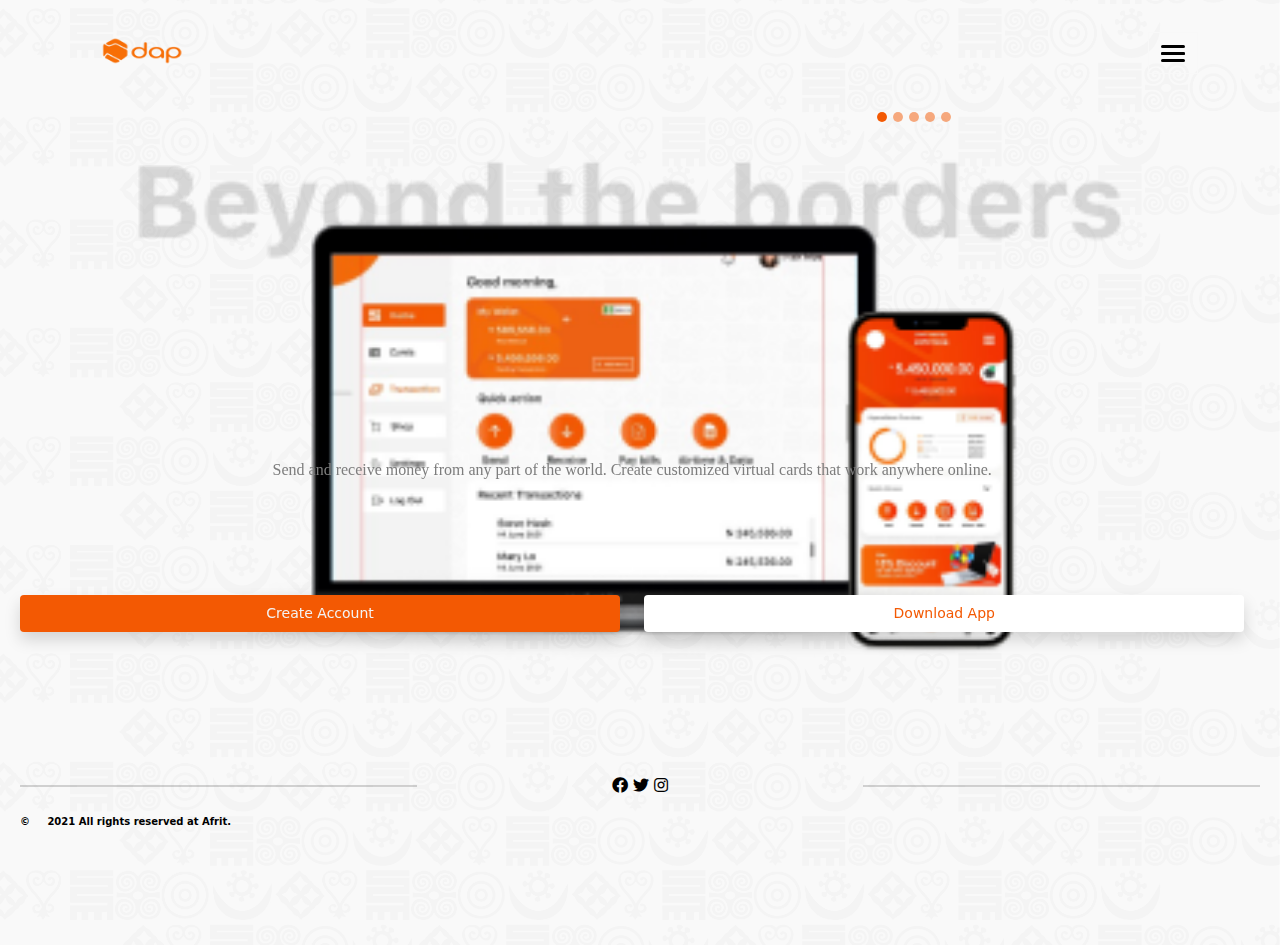
<file: index.html>
<!DOCTYPE html>
<html lang="en">

<head>
  <meta charset="UTF-8">
  <meta http-equiv="X-UA-Compatible" content="IE=edge">
  <meta name="viewport" content="width=device-width, initial-scale=1.0">
  <link rel="shortcut icon" href="assets/img/logo3.svg" type="image/x-icon">
  <title>DAP</title>
  <link rel="stylesheet" href="assets/css/dap-light.css">
  <link rel="stylesheet" href="vendors/css/bootstrap.min.css">
  <link rel="stylesheet" href="vendors/css/animate.css">
  <link rel="stylesheet" href="vendors/css/all.min.css">
  <link rel="stylesheet" href="assets/css/extra.css">
</head>

<body class="d-flex flex-column min-vh-100">
  <header class="head-main">
    <div class="navbar navbar-light bg-light box-shadow">
      <div class="container d-flex">
        <a class="navbar-brand d-flex align-items-left animate__animated animate__bounce" href="index.html">
          <img src="assets/img/logo.png" alt="" width="120" height="80">
        </a>
        <a class="nav-button ml-auto mr-4 animate__animated animate__backInLeft"><span
            id="nav-icon3"><span></span><span></span><span></span><span></span></span></a>
      </div>
    </div>
    <!--navbar end-->

    <div class="fixed-top dineuron-menu">
      <div class="flex-center p-5">
        <ul class="nav flex-column align-items-center animate__animated animate__heartBeat animate__delay-2s">
          <li class="nav-item delay-1"><a class="nav-link" href="why-dap.html">WHY DAP</a></li>
          <li class="nav-item delay-1"><a class="nav-link" id="learn-dap" href="#">LEARN DAP &nbsp; &raquo;</a>
            <ul id="sub-learn" class="list-none">
              <li><a class="nav-link" href="how-it-works.html">HOW IT WORKS</a></li>
              <li><a class="nav-link" href="guide.html">GUIDE</a></li>
              <li><a class="nav-link" href="why-dap.html">VIDEO TUTORIALS</a></li>
            </ul>
          </li>
          <li class="nav-item delay-1"><a class="nav-link" href="support.html">SUPPORT</a></li>
          <li class="nav-item delay-1"><a class="nav-link" href="faqs.html">FAQs</a></li>
          <li class="nav-item delay-1"><a class="nav-link" href="teams.html">TEAMS</a></li>
          <li class="nav-item delay-1"><a class="nav-link" href="about-us.html">ABOUT US</a></li>
          <li class="nav-item delay-3"><a class="nav-link btn btn-primary shadow p-2 mb-3 bg-body rounded" role="button" href="register.html">LOG IN</a></li>
        </ul>
      </div>
    </div>
    <!--dineuron-menu end-->
  </header>

  <div class="h-100 w-100 row align-items-center slide-banner">
    <div id="carouselExampleSlidesOnly" class="carousel slide" data-bs-ride="carousel" data-bs-touch="true">
      <div class="carousel-indicators">
        <button type="button" data-bs-target="#carouselExampleIndicators" data-bs-slide-to="0" class="active" aria-current="true" aria-label="Slide 1"></button>
        <button type="button" data-bs-target="#carouselExampleIndicators" data-bs-slide-to="1" aria-label="Slide 2"></button>
        <button type="button" data-bs-target="#carouselExampleIndicators" data-bs-slide-to="2" aria-label="Slide 3"></button>
        <button type="button" data-bs-target="#carouselExampleIndicators" data-bs-slide-to="3" aria-label="Slide 4"></button>
        <button type="button" data-bs-target="#carouselExampleIndicators" data-bs-slide-to="4" aria-label="Slide 5"></button>
      </div>
      <div class="carousel-inner">
        <div class="carousel-item active">
          <img class="rounded mx-auto d-block" src="assets/img/slide1.png" alt="First slide">
        </div>
        <div class="carousel-item">
          <img class="rounded mx-auto d-block" src="assets/img/slide2.png" alt="Second slide">
        </div>
        <div class="carousel-item">
          <img class="rounded mx-auto d-block" src="assets/img/slide3.png" alt="Third slide">
        </div>
        <div class="carousel-item">
          <img class="rounded mx-auto d-block" src="assets/img/slide4.png" alt="Third slide">
        </div>
        <div class="carousel-item">
          <img class="rounded mx-auto d-block" src="assets/img/slide5.png" alt="Third slide">
        </div>
      </div>
    </div>
    <div class="col">
      <div class="ui-screen-text text-center">
        <p>
          Send and receive money from any part of the world.
          Create customized virtual cards that work anywhere online.
        </p>
      </div>

      <div class="download-btn">
        <div class="row align-items-center">
          <div class="col-6">
            <div class="playstore animate__animated animate__backInRight">
              <a href="register.html" class="btn btn-primary shadow p-2 mb-3 bg-body rounded" role="button">
                Create Account
              </a>
            </div>
          </div>
          <div class="col-6">
            <div class="applestore animate__animated animate__backInLeft">
              <a href="#" class="btn btn-default shadow p-2 mb-3 bg-body rounded" role="button">
                Download App
              </a>
            </div>
          </div>
        </div>
      </div>
    </div>
  </div>

  


  <footer class="mt-auto">
    <div class="h-100 row align-items-center">
      <div class="col-4">
        <hr class="footer-line"/>
      </div>
      <div class="col-4 text-center">
        <a href="#">
          <i class="fab fa-facebook"></i>
        </a>
        <a href="#">
          <i class="fab fa-twitter"></i>
        </a>
        <a href="#">
          <i class="fab fa-instagram"></i>
        </a>
      </div>
      <div class="col-4">
        <hr class="footer-line"/>
      </div>
    </div>

    <div class="sub-footer">
      <p>&copy; &nbsp; &nbsp; 2021 All rights reserved at Afrit.</p>
    </div>
  </footer>
  <script src="assets/js/jquery.min.js"></script>
  <script type="text/javascript" src="vendors/js/bootstrap.js"></script>
  <script src="https://cdn.jsdelivr.net/npm/popper.js@1.16.0/dist/umd/popper.min.js" integrity="sha384-Q6E9RHvbIyZFJoft+2mJbHaEWldlvI9IOYy5n3zV9zzTtmI3UksdQRVvoxMfooAo" crossorigin="anonymous"></script>
  <script type="text/javascript" src="vendors/js/bootstrap.bundle.js"></script>
  <script src="assets/js/dap.js"></script>

  <script>
    $(document).ready(function() {
       $('.carousel').carousel({
          interval: 3000,
          ride: true
       });
    });
 </script>
</body>

</html>
</file>
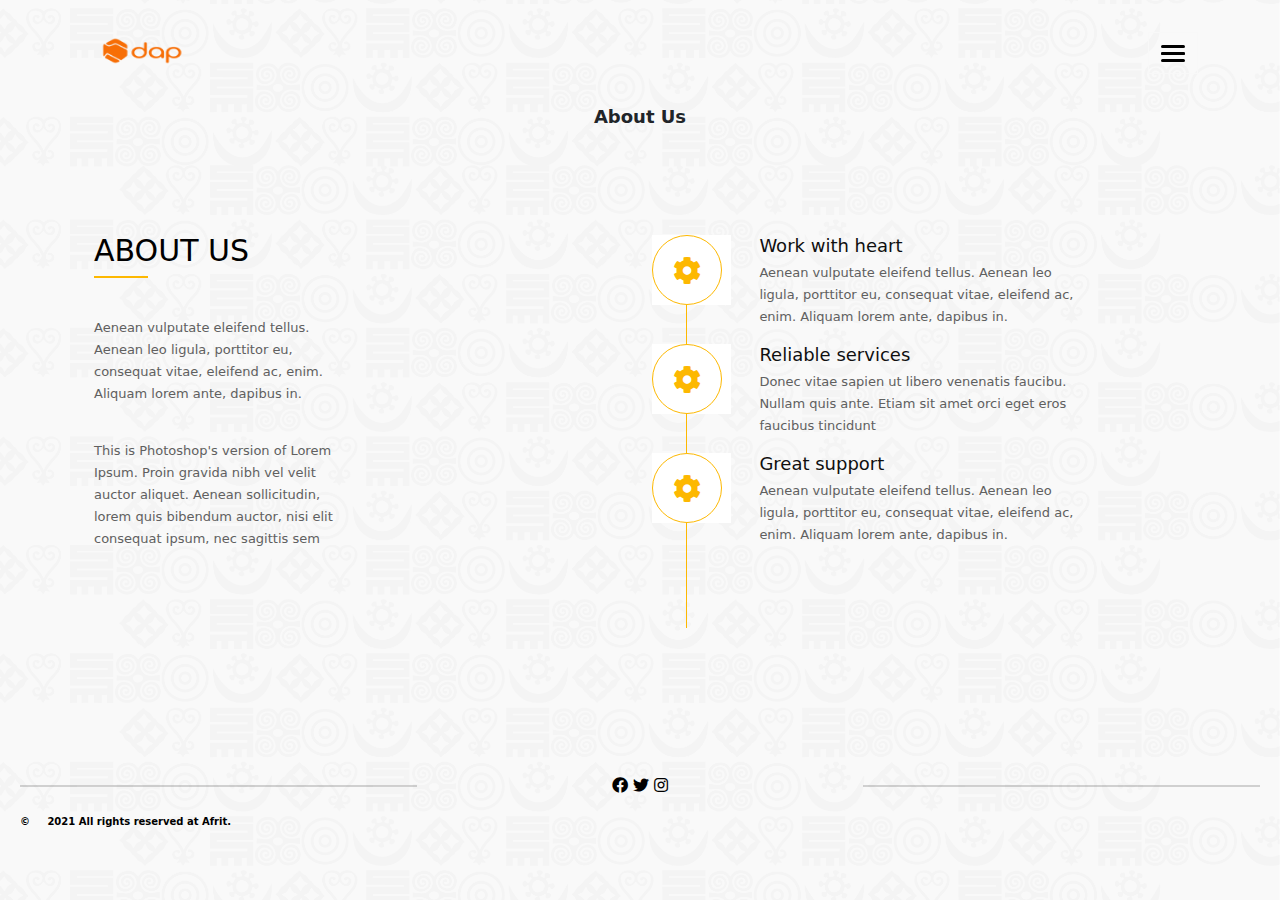
<file: about-us.html>
<!DOCTYPE html>
<html lang="en">

<head>
  <meta charset="UTF-8">
  <meta http-equiv="X-UA-Compatible" content="IE=edge">
  <meta name="viewport" content="width=device-width, initial-scale=1.0">
  <link rel="shortcut icon" href="assets/img/logo3.svg" type="image/x-icon">
  <title>About Us</title>
  <link rel="stylesheet" href="assets/css/dap-light.css">
  <link rel="stylesheet" href="vendors/css/bootstrap.min.css">
  <link rel="stylesheet" href="vendors/css/animate.css">
  <link rel="stylesheet" href="vendors/css/all.min.css">
  <link rel="stylesheet" href="assets/css/extra.css">
</head>

<body class="d-flex flex-column min-vh-100">
    <header class="head-main">
        <div class="navbar navbar-light bg-light box-shadow">
          <div class="container d-flex">
            <a class="navbar-brand d-flex align-items-left animate__animated animate__bounce" href="index.html">
              <img src="assets/img/logo.png" alt="" width="120" height="80">
            </a>
            <a class="nav-button ml-auto mr-4 animate__animated animate__backInLeft"><span
                id="nav-icon3"><span></span><span></span><span></span><span></span></span></a>
          </div>
        </div>
        <!--navbar end-->
    
        <div class="fixed-top dineuron-menu">
          <div class="flex-center p-5">
            <ul class="nav flex-column align-items-center animate__animated animate__heartBeat animate__delay-2s">
              <li class="nav-item delay-1"><a class="nav-link" href="why-dap.html">WHY DAP</a></li>
              <li class="nav-item delay-1"><a class="nav-link" id="learn-dap" href="#">LEARN DAP &nbsp; &raquo;</a>
                <ul id="sub-learn" class="list-none">
                  <li><a class="nav-link" href="how-it-works.html">HOW IT WORKS</a></li>
                  <li><a class="nav-link" href="guide.html">GUIDE</a></li>
                  <li><a class="nav-link" href="why-dap.html">VIDEO TUTORIALS</a></li>
                </ul>
              </li>
              <li class="nav-item delay-1"><a class="nav-link" href="support.html">SUPPORT</a></li>
              <li class="nav-item delay-1"><a class="nav-link" href="faqs.html">FAQs</a></li>
              <li class="nav-item delay-1"><a class="nav-link" href="teams.html">TEAMS</a></li>
              <li class="nav-item delay-1"><a class="nav-link" href="about-us.html">ABOUT US</a></li>
              <li class="nav-item delay-3"><a class="nav-link btn btn-primary shadow p-2 mb-3 bg-body rounded" role="button" href="register.html">LOG IN</a></li>
            </ul>
          </div>
        </div>
        <!--dineuron-menu end-->
      </header>

  <div class="h-100 row align-items-center text-center login-text animate__animated animate__bounce">
    <p>About Us</p>
  </div>

  <div class="h-100 row align-items-center">
    <div class="aboutus-section">
        <div class="container">
            <div class="row">
                <div class="col-md-3 col-sm-6 col-xs-12">
                    <div class="aboutus">
                        <h2 class="aboutus-title">About Us</h2>
                        <p class="aboutus-text">Aenean vulputate eleifend tellus. Aenean leo ligula, porttitor eu, consequat vitae, eleifend ac, enim. Aliquam lorem ante, dapibus in.</p>
                        <p class="aboutus-text">This is Photoshop's version of Lorem Ipsum. Proin gravida nibh vel velit auctor aliquet. Aenean sollicitudin, lorem quis bibendum auctor, nisi elit consequat ipsum, nec sagittis sem</p>
                    </div>
                </div>
                <div class="col-md-3 col-sm-6 col-xs-12">
                    <!-- <div class="aboutus-banner">
                        <img src="/assets/img/logo.png" alt="">
                    </div> -->
                </div>
                <div class="col-md-5 col-sm-6 col-xs-12">
                    <div class="feature">
                        <div class="feature-box">
                            <div class="clearfix">
                                <div class="iconset">
                                    <span class="fa fa-cog icon"></span>
                                </div>
                                <div class="feature-content">
                                    <h4>Work with heart</h4>
                                    <p>Aenean vulputate eleifend tellus. Aenean leo ligula, porttitor eu, consequat vitae, eleifend ac, enim. Aliquam lorem ante, dapibus in.</p>
                                </div>
                            </div>
                        </div>
                        <div class="feature-box">
                            <div class="clearfix">
                                <div class="iconset">
                                    <span class="fa fa-cog icon"></span>
                                </div>
                                <div class="feature-content">
                                    <h4>Reliable services</h4>
                                    <p>Donec vitae sapien ut libero venenatis faucibu. Nullam quis ante. Etiam sit amet orci eget eros faucibus tincidunt</p>
                                </div>
                            </div>
                        </div>
                        <div class="feature-box">
                            <div class="clearfix">
                                <div class="iconset">
                                    <span class="fa fa-cog icon"></span>
                                </div>
                                <div class="feature-content">
                                    <h4>Great support</h4>
                                    <p>Aenean vulputate eleifend tellus. Aenean leo ligula, porttitor eu, consequat vitae, eleifend ac, enim. Aliquam lorem ante, dapibus in.</p>
                                </div>
                            </div>
                        </div>
                    </div>
                </div>
            </div>
        </div>
    </div>
  </div>


  <footer class="mt-auto">
    <div class="h-100 row align-items-center">
      <div class="col-4">
        <hr class="footer-line" />
      </div>
      <div class="col-4 text-center">
        <a href="#">
          <i class="fab fa-facebook"></i>
        </a>
        <a href="#">
          <i class="fab fa-twitter"></i>
        </a>
        <a href="#">
          <i class="fab fa-instagram"></i>
        </a>
      </div>
      <div class="col-4">
        <hr class="footer-line" />
      </div>
    </div>

    <div class="sub-footer">
      <p>&copy; &nbsp; &nbsp; 2021 All rights reserved at Afrit.</p>
    </div>
  </footer>
  <style>
.aboutus-section {
    padding: 90px 0;
}
.aboutus-title {
    font-size: 30px;
    letter-spacing: 0;
    line-height: 32px;
    margin: 0 0 39px;
    padding: 0 0 11px;
    position: relative;
    text-transform: uppercase;
    color: #000;
}
.aboutus-title::after {
    background: #fdb801 none repeat scroll 0 0;
    bottom: 0;
    content: "";
    height: 2px;
    left: 0;
    position: absolute;
    width: 54px;
}
.aboutus-text {
    color: #606060;
    font-size: 13px;
    line-height: 22px;
    margin: 0 0 35px;
}

a:hover, a:active {
    color: #ffb901;
    text-decoration: none;
    outline: 0;
}
.aboutus-more {
    border: 1px solid #fdb801;
    border-radius: 25px;
    color: #fdb801;
    display: inline-block;
    font-size: 14px;
    font-weight: 700;
    letter-spacing: 0;
    padding: 7px 20px;
    text-transform: uppercase;
}
.feature .feature-box .iconset {
    background: #fff none repeat scroll 0 0;
    float: left;
    position: relative;
    width: 18%;
}
.feature .feature-box .iconset::after {
    background: #fdb801 none repeat scroll 0 0;
    content: "";
    height: 150%;
    left: 43%;
    position: absolute;
    top: 100%;
    width: 1px;
}

.feature .feature-box .feature-content h4 {
    color: #0f0f0f;
    font-size: 18px;
    letter-spacing: 0;
    line-height: 22px;
    margin: 0 0 5px;
}


.feature .feature-box .feature-content {
    float: left;
    padding-left: 28px;
    width: 78%;
}
.feature .feature-box .feature-content h4 {
    color: #0f0f0f;
    font-size: 18px;
    letter-spacing: 0;
    line-height: 22px;
    margin: 0 0 5px;
}
.feature .feature-box .feature-content p {
    color: #606060;
    font-size: 13px;
    line-height: 22px;
}
.icon {
    color : #f4b841;
    padding:0px;
    font-size:40px;
    border: 1px solid #fdb801;
    border-radius: 100px;
    color: #fdb801;
    font-size: 28px;
    height: 70px;
    line-height: 70px;
    text-align: center;
    width: 70px;
}
  </style>
   <script src="assets/js/jquery.min.js"></script>
   <script type="text/javascript" src="vendors/js/bootstrap.js"></script>
   <script src="https://cdn.jsdelivr.net/npm/popper.js@1.16.0/dist/umd/popper.min.js" integrity="sha384-Q6E9RHvbIyZFJoft+2mJbHaEWldlvI9IOYy5n3zV9zzTtmI3UksdQRVvoxMfooAo" crossorigin="anonymous"></script>
   <script type="text/javascript" src="vendors/js/bootstrap.bundle.js"></script>
   <script src="assets/js/dap.js"></script>
</body>

</html>
</file>
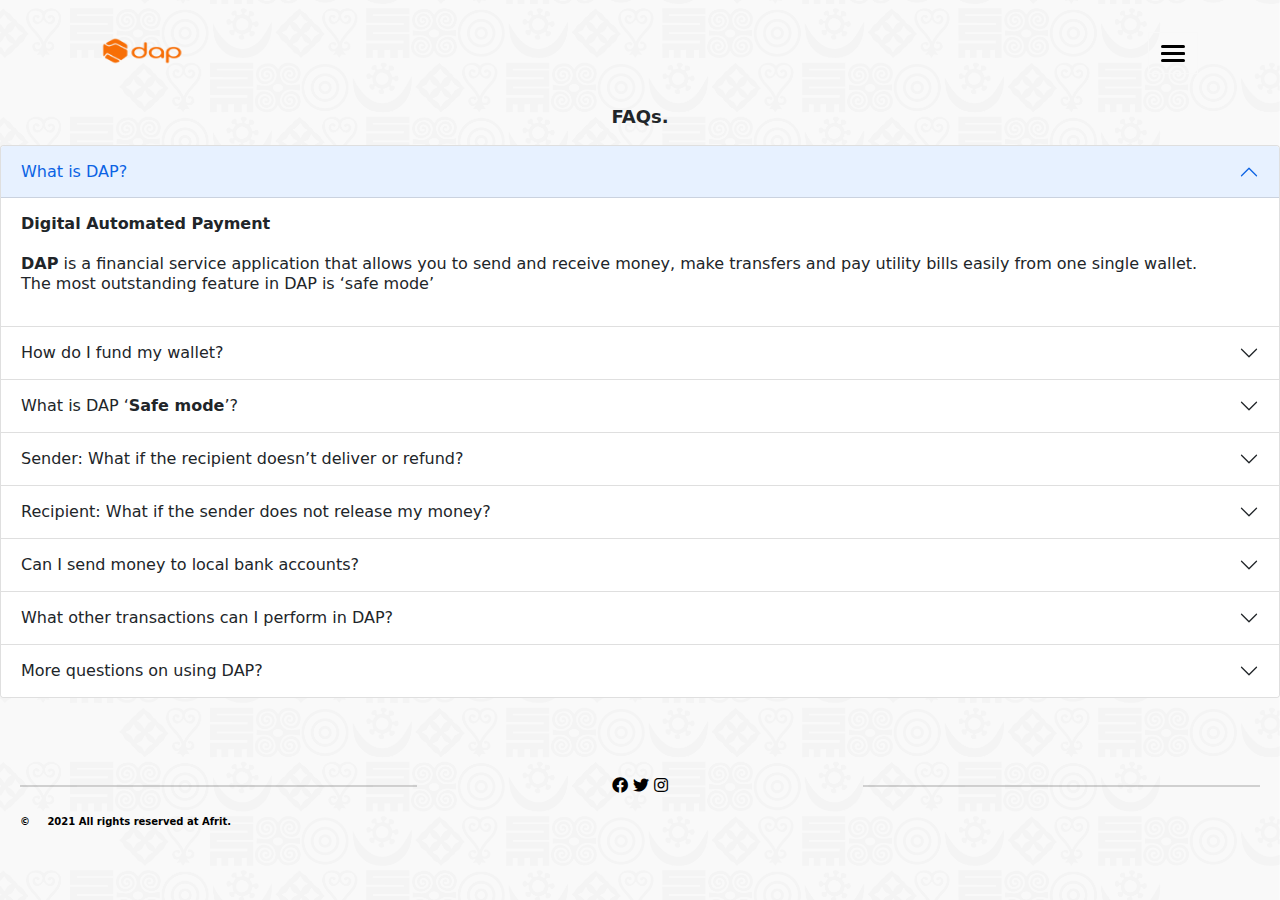
<file: faqs.html>
<!DOCTYPE html>
<html lang="en">

<head>
  <meta charset="UTF-8">
  <meta http-equiv="X-UA-Compatible" content="IE=edge">
  <meta name="viewport" content="width=device-width, initial-scale=1.0">
  <link rel="shortcut icon" href="assets/img/logo3.svg" type="image/x-icon">
  <title>FAQs</title>
  <link rel="stylesheet" href="assets/css/dap-light.css">
  <link rel="stylesheet" href="vendors/css/bootstrap.min.css">
  <link rel="stylesheet" href="vendors/css/animate.css">
  <link rel="stylesheet" href="vendors/css/all.min.css">
  <link rel="stylesheet" href="assets/css/extra.css">
</head>

<body class="d-flex flex-column min-vh-100">
  <header class="head-main">
    <div class="navbar navbar-light bg-light box-shadow">
      <div class="container d-flex">
        <a class="navbar-brand d-flex align-items-left animate__animated animate__bounce" href="index.html">
          <img src="assets/img/logo.png" alt="" width="120" height="80">
        </a>
        <a class="nav-button ml-auto mr-4 animate__animated animate__backInLeft"><span
            id="nav-icon3"><span></span><span></span><span></span><span></span></span></a>
      </div>
    </div>
    <!--navbar end-->

    <div class="fixed-top dineuron-menu">
      <div class="flex-center p-5">
        <ul class="nav flex-column align-items-center animate__animated animate__heartBeat animate__delay-2s">
          <li class="nav-item delay-1"><a class="nav-link" href="why-dap.html">WHY DAP</a></li>
          <li class="nav-item delay-1"><a class="nav-link" id="learn-dap" href="#">LEARN DAP &nbsp; &raquo;</a>
            <ul id="sub-learn" class="list-none">
              <li><a class="nav-link" href="how-it-works.html">HOW IT WORKS</a></li>
              <li><a class="nav-link" href="guide.html">GUIDE</a></li>
              <li><a class="nav-link" href="why-dap.html">VIDEO TUTORIALS</a></li>
            </ul>
          </li>
          <li class="nav-item delay-1"><a class="nav-link" href="support.html">SUPPORT</a></li>
          <li class="nav-item delay-1"><a class="nav-link" href="faqs.html">FAQs</a></li>
          <li class="nav-item delay-1"><a class="nav-link" href="teams.html">TEAMS</a></li>
          <li class="nav-item delay-1"><a class="nav-link" href="about-us.html">ABOUT US</a></li>
          <li class="nav-item delay-3"><a class="nav-link btn btn-primary shadow p-2 mb-3 bg-body rounded" role="button" href="register.html">LOG IN</a></li>
        </ul>
      </div>
    </div>
    <!--dineuron-menu end-->
  </header>

  <div class="h-100 row align-items-center text-center login-text animate__animated animate__bounce">
    <p>FAQs.</p>
  </div>

  <div class="h-100 row align-items-center">
    <div class="accordion" id="accordionExample">
      <div class="accordion-item">
        <h2 class="accordion-header" id="headingOne">
          <button class="accordion-button" type="button" data-bs-toggle="collapse" data-bs-target="#collapseOne"
            aria-expanded="true" aria-controls="collapseOne">
            What is DAP?
          </button>
        </h2>
        <div id="collapseOne" class="accordion-collapse collapse show" aria-labelledby="headingOne"
          data-bs-parent="#accordionExample">
          <div class="accordion-body">
            <b>Digital Automated Payment</b><br><br>

            <p>
              <b>DAP</b> is a financial service application that allows you to send and receive money, make transfers
              and
              pay utility bills easily from one single wallet.
              <br>
              The most outstanding feature in DAP is ‘safe mode’
            </p>
          </div>
        </div>
      </div>
      <div class="accordion-item">
        <h2 class="accordion-header" id="headingTwo">
          <button class="accordion-button collapsed" type="button" data-bs-toggle="collapse"
            data-bs-target="#collapseTwo" aria-expanded="false" aria-controls="collapseTwo">
            How do I fund my wallet?
          </button>
        </h2>
        <div id="collapseTwo" class="accordion-collapse collapse" aria-labelledby="headingTwo"
          data-bs-parent="#accordionExample">
          <div class="accordion-body">
            To fund your wallet, simply click the add money button and select any of the options.<br><br>

            <strong>Credit/debit card:</strong> Use your credit card details to add money directly from your local bank
            account.<br><br>
            <strong>DAP bank account (providus):</strong> Make a local bank transfer to the providus account details
            made available, your wallet would be funded automatically.
            Both options are available in the <code>add money</code> section.

          </div>
        </div>
      </div>
      <div class="accordion-item">
        <h2 class="accordion-header" id="headingThree">
          <button class="accordion-button collapsed" type="button" data-bs-toggle="collapse"
            data-bs-target="#collapseThree" aria-expanded="false" aria-controls="collapseThree">
            What is DAP ‘<b>Safe mode</b>’?
          </button>
        </h2>
        <div id="collapseThree" class="accordion-collapse collapse" aria-labelledby="headingThree"
          data-bs-parent="#accordionExample">
          <div class="accordion-body">
            <strong>‘Safe mode’</strong> describes the DAP escrow function.<br><br>

            Using DAP, you can send money to a user, but they cannot withdraw the money until you release the money to
            them after delivering the supposed services or business terms.

            This keeps the transaction safe and secures both the sender and receiver. &nbsp;

            The sender cannot take back their money without the approval of the receiver and vice-versa<br><br><br>

            If however, any misunderstanding arises during a transaction, any party can raise a dispute and our team of professionals  <b><code>will look into it</code></b> and resolve it within 24hours.

          </div>
        </div>
      </div>
      <!-- <div class="accordion-item">
        <h2 class="accordion-header" id="headingFour">
          <button class="accordion-button collapsed" type="button" data-bs-toggle="collapse"
            data-bs-target="#collapseFour" aria-expanded="false" aria-controls="collapseFour">
            How do I fund my wallet?
          </button>
        </h2>
        <div id="collapseFour" class="accordion-collapse collapse" aria-labelledby="headingFour"
          data-bs-parent="#accordionExample">
          <div class="accordion-body">
            <strong>This is the second item's accordion body.</strong> It is hidden by default, until the collapse
            plugin adds the appropriate classes that we use to style each element. These classes control the overall
            appearance, as well as the showing and hiding via CSS transitions. You can modify any of this with custom
            CSS or overriding our default variables. It's also worth noting that just about any HTML can go within the
            <code>.accordion-body</code>, though the transition does limit overflow.
          </div>
        </div>
      </div> -->
      <div class="accordion-item">
        <h2 class="accordion-header" id="headingFive">
          <button class="accordion-button collapsed" type="button" data-bs-toggle="collapse"
            data-bs-target="#collapseFive" aria-expanded="false" aria-controls="collapseFive">
            Sender: What if the recipient doesn’t deliver or refund?
          </button>
        </h2>
        <div id="collapseFive" class="accordion-collapse collapse" aria-labelledby="headingFive"
          data-bs-parent="#accordionExample">
          <div class="accordion-body">
            As a <b>sender</b>, you can raise a dispute by clicking the ‘raise dispute’ button, this way you can outline
            the reason you want a refund.
            <br><br>
            Our team will evaluate the transaction and settle the dispute within 7 hours, after this is done, the money
            would be refunded if the recipient defaulted in business terms.

          </div>
        </div>
      </div>
      <div class="accordion-item">
        <h2 class="accordion-header" id="headingSix">
          <button class="accordion-button collapsed" type="button" data-bs-toggle="collapse"
            data-bs-target="#collapseSix" aria-expanded="false" aria-controls="collapseSix">
            Recipient: What if the sender does not release my money?
          </button>
        </h2>
        <div id="collapseSix" class="accordion-collapse collapse" aria-labelledby="headingSix"
          data-bs-parent="#accordionExample">
          <div class="accordion-body">
            As a <b>recipient</b>, firstly you need to request it from the sender, and if your money is not released,
            you can raise a dispute.
            <br><br>
            Our team will evaluate the transaction and settle the dispute within 7 hours, after this is done, the money
            would be sent to you if the sender defaulted in business terms.

          </div>
        </div>
      </div>
      <div class="accordion-item">
        <h2 class="accordion-header" id="headingSeven">
          <button class="accordion-button collapsed" type="button" data-bs-toggle="collapse"
            data-bs-target="#collapseSeven" aria-expanded="false" aria-controls="collapseSeven">
            Can I send money to local bank accounts?
          </button>
        </h2>
        <div id="collapseSeven" class="accordion-collapse collapse" aria-labelledby="headingSeven"
          data-bs-parent="#accordionExample">
          <div class="accordion-body">
            Yes, you can.
            <br><br>
            You can make your day-to-day transactions to local bank accounts using DAP, click on the ‘send money button
            to find that option.
            <br><br>
            This is also the best way to send money from your DAP wallet to your local bank account.

          </div>
        </div>
      </div>
      <div class="accordion-item">
        <h2 class="accordion-header" id="headingEight">
          <button class="accordion-button collapsed" type="button" data-bs-toggle="collapse"
            data-bs-target="#collapseEight" aria-expanded="false" aria-controls="collapseEight">
            What other transactions can I perform in DAP?
          </button>
        </h2>
        <div id="collapseEight" class="accordion-collapse collapse" aria-labelledby="headingEight"
          data-bs-parent="#accordionExample">
          <div class="accordion-body">
            <strong>DAP</strong> allows you to perform transactions, such as:
            <br><br>
            Monthly TV subscriptions<br>
            Utility Bill payments<br>
            Airtime and Data purchase<br>
            All at your fingertips.

          </div>
        </div>
      </div>
      <div class="accordion-item">
        <h2 class="accordion-header" id="headingNine">
          <button class="accordion-button collapsed" type="button" data-bs-toggle="collapse"
            data-bs-target="#collapseNine" aria-expanded="false" aria-controls="collapseNine">
            More questions on using DAP?
          </button>
        </h2>
        <div id="collapseNine" class="accordion-collapse collapse" aria-labelledby="headingNine"
          data-bs-parent="#accordionExample">
          <div class="accordion-body">
            Visit this page to view our resources page or click on this button to send a message to our support, we
            reply real quick.
          </div>
        </div>
      </div>
    </div>
  </div>


  <footer class="mt-auto">
    <div class="h-100 row align-items-center">
      <div class="col-4">
        <hr class="footer-line" />
      </div>
      <div class="col-4 text-center">
        <a href="#">
          <i class="fab fa-facebook"></i>
        </a>
        <a href="#">
          <i class="fab fa-twitter"></i>
        </a>
        <a href="#">
          <i class="fab fa-instagram"></i>
        </a>
      </div>
      <div class="col-4">
        <hr class="footer-line" />
      </div>
    </div>

    <div class="sub-footer">
      <p>&copy; &nbsp; &nbsp; 2021 All rights reserved at Afrit.</p>
    </div>
  </footer>
  <script src="assets/js/jquery.min.js"></script>
  <script type="text/javascript" src="vendors/js/bootstrap.min.js"></script>
  <script src="assets/js/dap.js"></script>
</body>

</html>
</file>
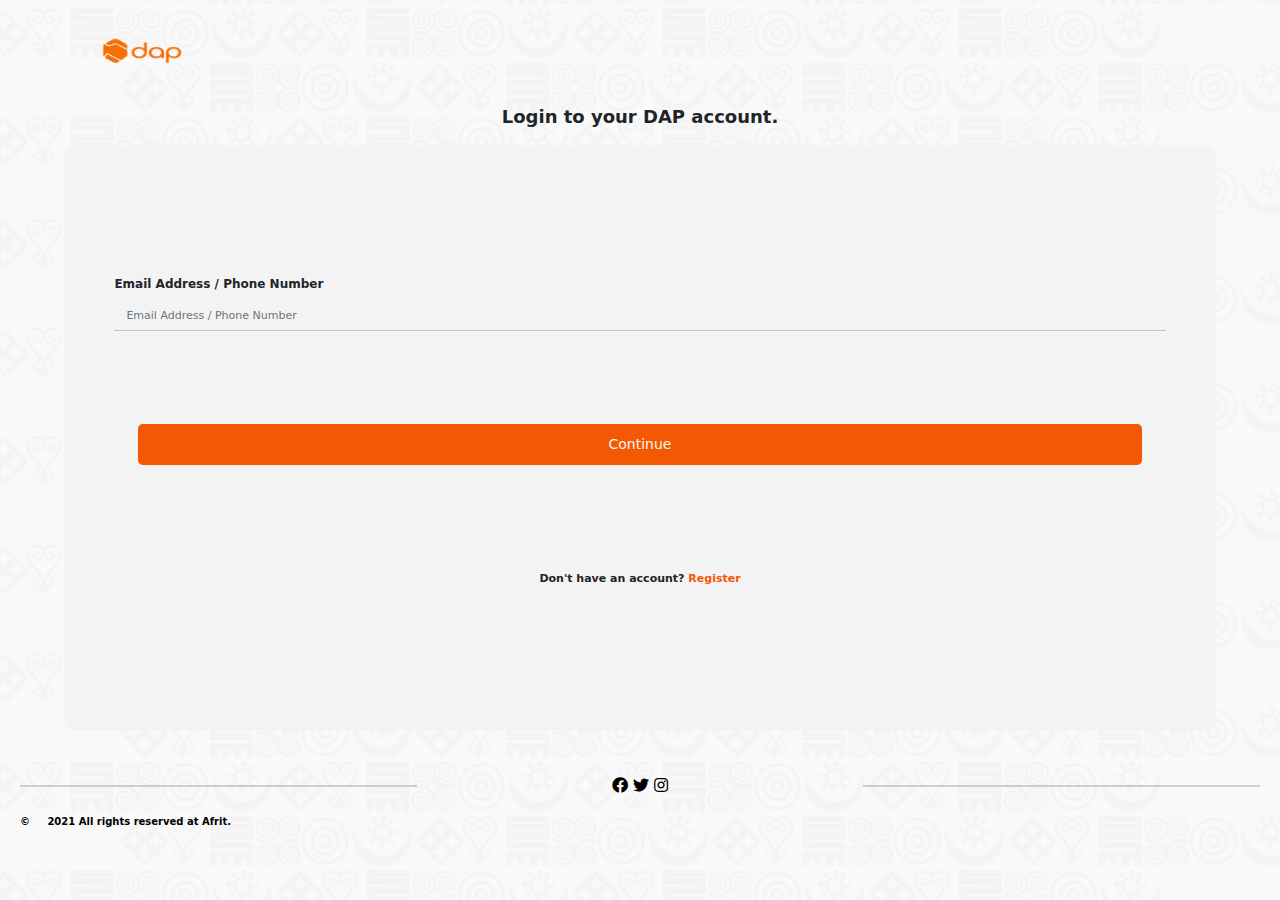
<file: forgot-password.html>
<!DOCTYPE html>
<html lang="en">

<head>
  <meta charset="UTF-8">
  <meta http-equiv="X-UA-Compatible" content="IE=edge">
  <meta name="viewport" content="width=device-width, initial-scale=1.0">
  <link rel="shortcut icon" href="assets/img/logo3.svg" type="image/x-icon">
  <title>Forgot Password</title>
  <link rel="stylesheet" href="assets/css/dap-light.css">
  <link rel="stylesheet" href="vendors/css/bootstrap.min.css">
  <link rel="stylesheet" href="vendors/css/animate.css">
  <link rel="stylesheet" href="vendors/css/all.min.css">
  <link rel="stylesheet" href="assets/css/extra.css">
</head>

<body class="d-flex flex-column min-vh-100">
  <header class="head-main">
    <div class="navbar navbar-light bg-light box-shadow">
      <div class="container d-flex">
        <a class="navbar-brand d-flex align-items-left animate__animated animate__bounce" href="index.html">
          <img src="assets/img/logo.png" alt="" width="120" height="80">
        </a>
      </div>
    </div>
    <!--navbar end-->
  </header>

  <div class="h-100 row align-items-center text-center login-text animate__animated animate__bounce">
    <p>Login to your DAP account.</p>
  </div>

  <div class="h-100 row align-items-center login-box">
    <form>
        <div class="form-group custom-group">
            <label for="email" class="custom-label">Email Address / Phone Number</label>
            <input type="text" id="login_id" class="form-control custom-line" placeholder="Email Address / Phone Number">
        </div>
        <br/><br>

        <div class="container-fluid">
          <div class="row">
            <div class="col-12 text-center">
          <button type="button" class="btn btn-primary btn-lg btn-block" aria-pressed="true">Continue</button>
          </div>
        </div>
        </div>

        <div class="row">
          <p class="signup-text">Don't have an account? <a href="register.html" class="signup-text">Register</a></p>
        </div>
    </form>
  </div>


  <footer class="mt-auto">
    <div class="h-100 row align-items-center">
      <div class="col-4">
        <hr class="footer-line"/>
      </div>
      <div class="col-4 text-center">
        <a href="#">
          <i class="fab fa-facebook"></i>
        </a>
        <a href="#">
          <i class="fab fa-twitter"></i>
        </a>
        <a href="#">
          <i class="fab fa-instagram"></i>
        </a>
      </div>
      <div class="col-4">
        <hr class="footer-line"/>
      </div>
    </div>

    <div class="sub-footer">
      <p>&copy; &nbsp; &nbsp; 2021 All rights reserved at Afrit.</p>
    </div>
  </footer>
  <script src="assets/js/jquery.min.js"></script>
  <script type="text/javascript" src="vendors/js/bootstrap.min.js"></script>
  <script src="assets/js/dap.js"></script>
</body>

</html>
</file>
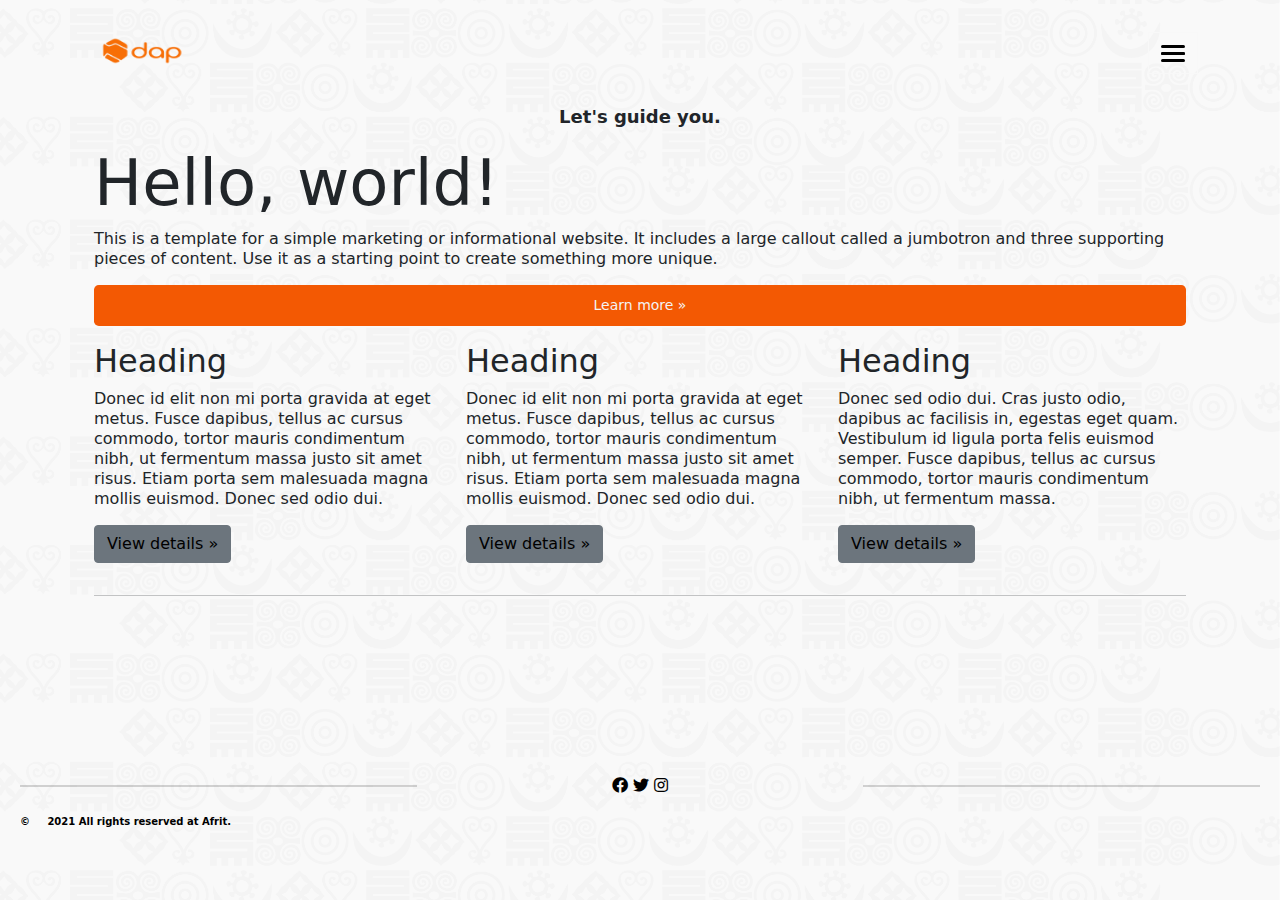
<file: guide.html>
<!DOCTYPE html>
<html lang="en">

<head>
  <meta charset="UTF-8">
  <meta http-equiv="X-UA-Compatible" content="IE=edge">
  <meta name="viewport" content="width=device-width, initial-scale=1.0">
  <link rel="shortcut icon" href="assets/img/logo3.svg" type="image/x-icon">
  <title>Guide</title>
  <link rel="stylesheet" href="assets/css/dap-light.css">
  <link rel="stylesheet" href="vendors/css/bootstrap.min.css">
  <link rel="stylesheet" href="vendors/css/animate.css">
  <link rel="stylesheet" href="vendors/css/all.min.css">
  <link rel="stylesheet" href="assets/css/extra.css">
</head>

<body class="d-flex flex-column min-vh-100">
    <header class="head-main">
        <div class="navbar navbar-light bg-light box-shadow">
          <div class="container d-flex">
            <a class="navbar-brand d-flex align-items-left animate__animated animate__bounce" href="index.html">
              <img src="assets/img/logo.png" alt="" width="120" height="80">
            </a>
            <a class="nav-button ml-auto mr-4 animate__animated animate__backInLeft"><span
                id="nav-icon3"><span></span><span></span><span></span><span></span></span></a>
          </div>
        </div>
        <!--navbar end-->
    
        <div class="fixed-top dineuron-menu">
          <div class="flex-center p-5">
            <ul class="nav flex-column align-items-center animate__animated animate__heartBeat animate__delay-2s">
              <li class="nav-item delay-1"><a class="nav-link" href="why-dap.html">WHY DAP</a></li>
              <li class="nav-item delay-1"><a class="nav-link" id="learn-dap" href="#">LEARN DAP &nbsp; &raquo;</a>
                <ul id="sub-learn" class="list-none">
                  <li><a class="nav-link" href="how-it-works.html">HOW IT WORKS</a></li>
                  <li><a class="nav-link" href="guide.html">GUIDE</a></li>
                  <li><a class="nav-link" href="why-dap.html">VIDEO TUTORIALS</a></li>
                </ul>
              </li>
              <li class="nav-item delay-1"><a class="nav-link" href="support.html">SUPPORT</a></li>
              <li class="nav-item delay-1"><a class="nav-link" href="faqs.html">FAQs</a></li>
              <li class="nav-item delay-1"><a class="nav-link" href="teams.html">TEAMS</a></li>
              <li class="nav-item delay-1"><a class="nav-link" href="about-us.html">ABOUT US</a></li>
              <li class="nav-item delay-3"><a class="nav-link btn btn-primary shadow p-2 mb-3 bg-body rounded" role="button" href="register.html">LOG IN</a></li>
            </ul>
          </div>
        </div>
        <!--dineuron-menu end-->
      </header>

  <div class="h-100 row align-items-center text-center login-text animate__animated animate__bounce">
    <p>Let's guide you.</p>
  </div>

  <div class="h-100 row align-items-center">
  
  <main role="main">
  
    <!-- Jumbotron -->
    <div class="jumbotron px-0">
      <div class="container">
        <h1 class="display-3">Hello, world!</h1>
        <p>This is a template for a simple marketing or informational website. It includes a large callout called a jumbotron and three supporting pieces of content. Use it as a starting point to create something more unique.</p>
        <p><a class="btn btn-primary btn-lg" href="#" role="button">Learn more »</a></p>
      </div>
    </div>
  
    <div class="container">
      <!-- Example row of columns -->
      <div class="row">
        <div class="col-md-4">
          <h2>Heading</h2>
          <p>Donec id elit non mi porta gravida at eget metus. Fusce dapibus, tellus ac cursus commodo, tortor mauris condimentum nibh, ut fermentum massa justo sit amet risus. Etiam porta sem malesuada magna mollis euismod. Donec sed odio dui. </p>
          <p><a class="btn btn-secondary" href="#" role="button">View details »</a></p>
        </div>
        <div class="col-md-4">
          <h2>Heading</h2>
          <p>Donec id elit non mi porta gravida at eget metus. Fusce dapibus, tellus ac cursus commodo, tortor mauris condimentum nibh, ut fermentum massa justo sit amet risus. Etiam porta sem malesuada magna mollis euismod. Donec sed odio dui. </p>
          <p><a class="btn btn-secondary" href="#" role="button">View details »</a></p>
        </div>
        <div class="col-md-4">
          <h2>Heading</h2>
          <p>Donec sed odio dui. Cras justo odio, dapibus ac facilisis in, egestas eget quam. Vestibulum id ligula porta felis euismod semper. Fusce dapibus, tellus ac cursus commodo, tortor mauris condimentum nibh, ut fermentum massa.</p>
          <p><a class="btn btn-secondary" href="#" role="button">View details »</a></p>
        </div>
      </div>
  
      <hr>
  
    </div> <!-- /container -->
  
  </main>
  </div>


  <footer class="mt-auto">
    <div class="h-100 row align-items-center">
      <div class="col-4">
        <hr class="footer-line" />
      </div>
      <div class="col-4 text-center">
        <a href="#">
          <i class="fab fa-facebook"></i>
        </a>
        <a href="#">
          <i class="fab fa-twitter"></i>
        </a>
        <a href="#">
          <i class="fab fa-instagram"></i>
        </a>
      </div>
      <div class="col-4">
        <hr class="footer-line" />
      </div>
    </div>

    <div class="sub-footer">
      <p>&copy; &nbsp; &nbsp; 2021 All rights reserved at Afrit.</p>
    </div>
  </footer>
  <style>
/* Grid System: Settings */
.grid-settings {
  position: fixed; 
  width: 200px;
  top: 80px;
  right: 20px; 
  z-index: 9999; 
}

/* Grid System: Grids */
.grid-system {
  text-align: center;
  position: fixed;
  right: 0;
  left: 0; 
  margin-right: auto;
  margin-left: auto;
  height: 100vh;
  z-index: 1;
  visibility: visible;
}
.grid-system div[class^="col-"] {
    border-left: 1px dotted rgba(0, 0, 0, 0.2);
    height: 100vh;
}
.grid-system div[class^="col-"]:last-child {
    border-right: 1px dotted rgba(0, 0, 0, 0.2);
}
.grid-system .col-div {
    background-color: rgba(0, 0, 0, 0.025);
    border: none !important; 
    padding-top: 15px; 
    color: rgba(0, 0, 0, 0.3);
}

/* Grid System: Light Theme */
.grid-system.light .col-div { 
  background-color: rgba(255, 255, 255, 0.025); 
  color: rgba(255, 255, 255, 0.3);
}
.grid-system.light div[class^="col-"], 
.grid-system.light div[class^="col-"]:last-child { 
  border-color: rgba(255, 255, 255, 0.2);
}

/* FOR DEMO PURPOSES ONLY: */
.bg-dark h1, 
.bg-dark h2 {
  color: #fff;
}
.bg-dark p {
  color: rgba(255, 255, 255, .5);
}
.grid-settings .card-body p {
  color: #212529;;
}
  </style>
   <script src="assets/js/jquery.min.js"></script>
   <script type="text/javascript" src="vendors/js/bootstrap.js"></script>
   <script src="https://cdn.jsdelivr.net/npm/popper.js@1.16.0/dist/umd/popper.min.js" integrity="sha384-Q6E9RHvbIyZFJoft+2mJbHaEWldlvI9IOYy5n3zV9zzTtmI3UksdQRVvoxMfooAo" crossorigin="anonymous"></script>
   <script type="text/javascript" src="vendors/js/bootstrap.bundle.js"></script>
   <script src="assets/js/dap.js"></script>
   <script>
       /* GRID SYSTEM - JS */

// Show - Hide Grid
$( '#show-grid' ).click(function() {
  $( ".grid-system" ).toggleClass( "invisible" ); 
  $( this ).toggleClass( "btn-danger" ).addClass( "btn-success" ); 
  $(this).text(function(i, text){
          return text === "Show Grid" ? "Hide Grid" : "Show Grid";
      })
});

// Add - Remove Gutters
$( '#show-gutters' ).click(function() { 
  $( this ).toggleClass( "btn-danger" ).addClass( "btn-success" ); 
if ($( ".row" ).hasClass( "no-gutters" ) == true) {
        $( ".row" ).removeClass( "no-gutters" ); 
  $( this ).html( "Remove Gutter" );
}
else if ($( ".row" ).hasClass( "no-gutters" ) == false) {
        $( ".row" ).addClass( "no-gutters" ); 
  $( this ).html( "Add Gutter" );
}
});

// Dark - Light Grid Theme
$( '#grid-theme' ).click(function() {
  $( ".grid-system" ).toggleClass( "light" ); 
  
      // THESE LINES ARE:
      $( ".navbar" ).toggleClass( "bg-dark" ); 
      $( ".navbar" ).toggleClass( "navbar-dark" ); 
      $( ".jumbotron" ).toggleClass( "bg-dark" ); 
      $( "body" ).toggleClass( "bg-dark" ); 
      // FOR DEMO PURPOSES ONLY!
      
  $( this ).toggleClass( "btn-dark" ).addClass( "btn-light" ); 
  $(this).text(function(i, text){
          return text === "Grid Light" ? "Grid Dark" : "Grid Light";
      })
});

// Change Container Size
$( '#change-container' ).click(function() {
if ($( ".container" )[0]){
        $( ".container" ).removeClass( "container" ).addClass( "container-fluid" ); 
}
else if ($( ".container-fluid" )[0]){ 
  $( ".container-fluid" ).removeClass( "container-fluid" ).addClass( "container"); 
}
});
   </script>
</body>

</html>
</file>
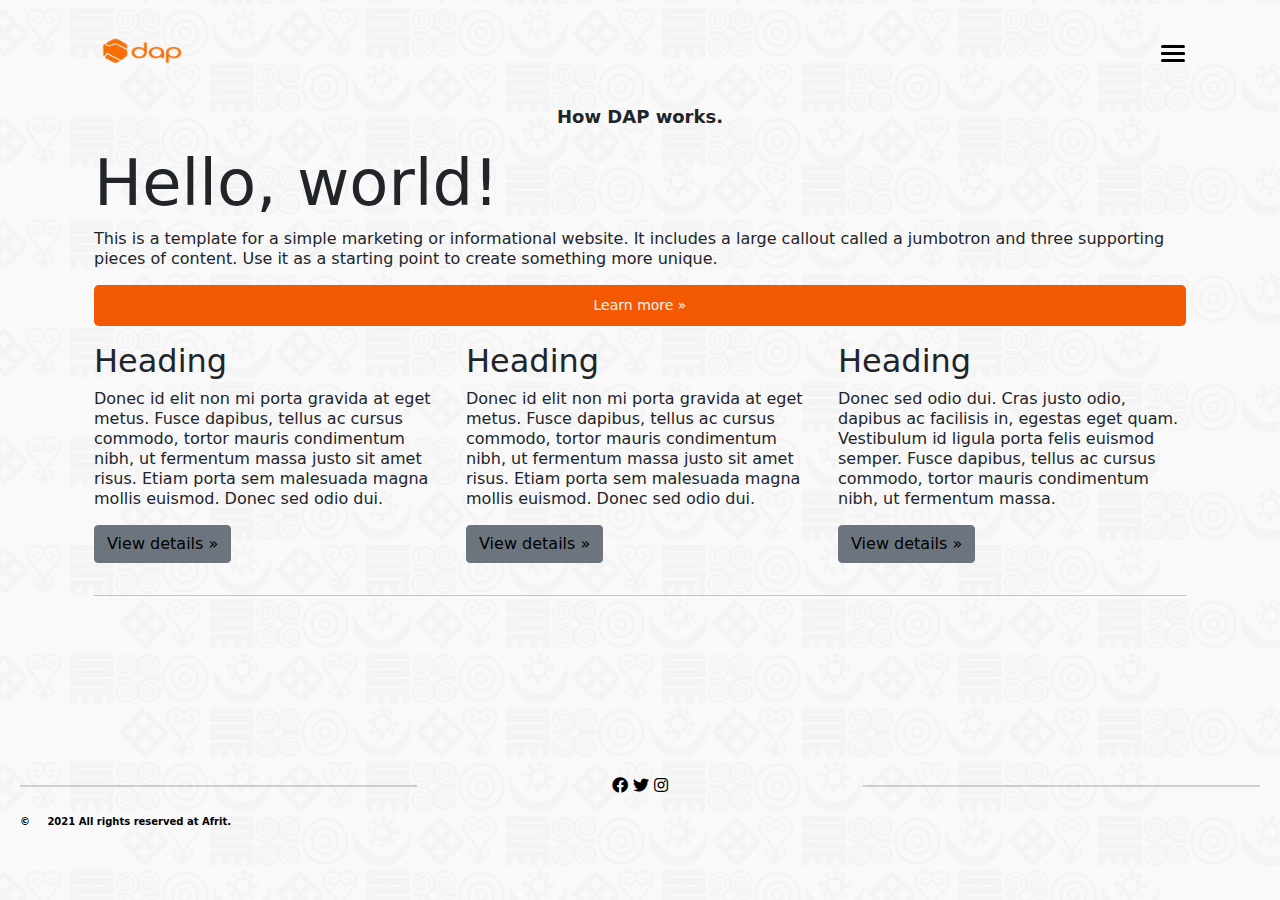
<file: how-it-works.html>
<!DOCTYPE html>
<html lang="en">

<head>
  <meta charset="UTF-8">
  <meta http-equiv="X-UA-Compatible" content="IE=edge">
  <meta name="viewport" content="width=device-width, initial-scale=1.0">
  <link rel="shortcut icon" href="assets/img/logo3.svg" type="image/x-icon">
  <title>How It Works</title>
  <link rel="stylesheet" href="assets/css/dap-light.css">
  <link rel="stylesheet" href="vendors/css/bootstrap.min.css">
  <link rel="stylesheet" href="vendors/css/animate.css">
  <link rel="stylesheet" href="vendors/css/all.min.css">
  <link rel="stylesheet" href="assets/css/extra.css">
</head>

<body class="d-flex flex-column min-vh-100">
    <header class="head-main">
        <div class="navbar navbar-light bg-light box-shadow">
          <div class="container d-flex">
            <a class="navbar-brand d-flex align-items-left animate__animated animate__bounce" href="index.html">
              <img src="assets/img/logo.png" alt="" width="120" height="80">
            </a>
            <a class="nav-button ml-auto mr-4 animate__animated animate__backInLeft"><span
                id="nav-icon3"><span></span><span></span><span></span><span></span></span></a>
          </div>
        </div>
        <!--navbar end-->
    
        <div class="fixed-top dineuron-menu">
          <div class="flex-center p-5">
            <ul class="nav flex-column align-items-center animate__animated animate__heartBeat animate__delay-2s">
              <li class="nav-item delay-1"><a class="nav-link" href="why-dap.html">WHY DAP</a></li>
              <li class="nav-item delay-1"><a class="nav-link" id="learn-dap" href="#">LEARN DAP &nbsp; &raquo;</a>
                <ul id="sub-learn" class="list-none">
                  <li><a class="nav-link" href="how-it-works.html">HOW IT WORKS</a></li>
                  <li><a class="nav-link" href="why-dap.html">GUIDE</a></li>
                  <li><a class="nav-link" href="why-dap.html">VIDEO TUTORIALS</a></li>
                </ul>
              </li>
              <li class="nav-item delay-1"><a class="nav-link" href="support.html">SUPPORT</a></li>
              <li class="nav-item delay-1"><a class="nav-link" href="faqs.html">FAQs</a></li>
              <li class="nav-item delay-1"><a class="nav-link" href="teams.html">TEAMS</a></li>
              <li class="nav-item delay-1"><a class="nav-link" href="about-us.html">ABOUT US</a></li>
              <li class="nav-item delay-3"><a class="nav-link btn btn-primary shadow p-2 mb-3 bg-body rounded" role="button" href="register.html">LOG IN</a></li>
            </ul>
          </div>
        </div>
        <!--dineuron-menu end-->
      </header>

  <div class="h-100 row align-items-center text-center login-text animate__animated animate__bounce">
    <p>How DAP works.</p>
  </div>

  <div class="h-100 row align-items-center">
  
  <main role="main">
  
    <!-- Jumbotron -->
    <div class="jumbotron px-0">
      <div class="container">
        <h1 class="display-3">Hello, world!</h1>
        <p>This is a template for a simple marketing or informational website. It includes a large callout called a jumbotron and three supporting pieces of content. Use it as a starting point to create something more unique.</p>
        <p><a class="btn btn-primary btn-lg" href="#" role="button">Learn more »</a></p>
      </div>
    </div>
  
    <div class="container">
      <!-- Example row of columns -->
      <div class="row">
        <div class="col-md-4">
          <h2>Heading</h2>
          <p>Donec id elit non mi porta gravida at eget metus. Fusce dapibus, tellus ac cursus commodo, tortor mauris condimentum nibh, ut fermentum massa justo sit amet risus. Etiam porta sem malesuada magna mollis euismod. Donec sed odio dui. </p>
          <p><a class="btn btn-secondary" href="#" role="button">View details »</a></p>
        </div>
        <div class="col-md-4">
          <h2>Heading</h2>
          <p>Donec id elit non mi porta gravida at eget metus. Fusce dapibus, tellus ac cursus commodo, tortor mauris condimentum nibh, ut fermentum massa justo sit amet risus. Etiam porta sem malesuada magna mollis euismod. Donec sed odio dui. </p>
          <p><a class="btn btn-secondary" href="#" role="button">View details »</a></p>
        </div>
        <div class="col-md-4">
          <h2>Heading</h2>
          <p>Donec sed odio dui. Cras justo odio, dapibus ac facilisis in, egestas eget quam. Vestibulum id ligula porta felis euismod semper. Fusce dapibus, tellus ac cursus commodo, tortor mauris condimentum nibh, ut fermentum massa.</p>
          <p><a class="btn btn-secondary" href="#" role="button">View details »</a></p>
        </div>
      </div>
  
      <hr>
  
    </div> <!-- /container -->
  
  </main>
  </div>


  <footer class="mt-auto">
    <div class="h-100 row align-items-center">
      <div class="col-4">
        <hr class="footer-line" />
      </div>
      <div class="col-4 text-center">
        <a href="#">
          <i class="fab fa-facebook"></i>
        </a>
        <a href="#">
          <i class="fab fa-twitter"></i>
        </a>
        <a href="#">
          <i class="fab fa-instagram"></i>
        </a>
      </div>
      <div class="col-4">
        <hr class="footer-line" />
      </div>
    </div>

    <div class="sub-footer">
      <p>&copy; &nbsp; &nbsp; 2021 All rights reserved at Afrit.</p>
    </div>
  </footer>
  <style>
/* Grid System: Settings */
.grid-settings {
  position: fixed; 
  width: 200px;
  top: 80px;
  right: 20px; 
  z-index: 9999; 
}

/* Grid System: Grids */
.grid-system {
  text-align: center;
  position: fixed;
  right: 0;
  left: 0; 
  margin-right: auto;
  margin-left: auto;
  height: 100vh;
  z-index: 1;
  visibility: visible;
}
.grid-system div[class^="col-"] {
    border-left: 1px dotted rgba(0, 0, 0, 0.2);
    height: 100vh;
}
.grid-system div[class^="col-"]:last-child {
    border-right: 1px dotted rgba(0, 0, 0, 0.2);
}
.grid-system .col-div {
    background-color: rgba(0, 0, 0, 0.025);
    border: none !important; 
    padding-top: 15px; 
    color: rgba(0, 0, 0, 0.3);
}

/* Grid System: Light Theme */
.grid-system.light .col-div { 
  background-color: rgba(255, 255, 255, 0.025); 
  color: rgba(255, 255, 255, 0.3);
}
.grid-system.light div[class^="col-"], 
.grid-system.light div[class^="col-"]:last-child { 
  border-color: rgba(255, 255, 255, 0.2);
}

/* FOR DEMO PURPOSES ONLY: */
.bg-dark h1, 
.bg-dark h2 {
  color: #fff;
}
.bg-dark p {
  color: rgba(255, 255, 255, .5);
}
.grid-settings .card-body p {
  color: #212529;;
}
  </style>
   <script src="assets/js/jquery.min.js"></script>
   <script type="text/javascript" src="vendors/js/bootstrap.js"></script>
   <script src="https://cdn.jsdelivr.net/npm/popper.js@1.16.0/dist/umd/popper.min.js" integrity="sha384-Q6E9RHvbIyZFJoft+2mJbHaEWldlvI9IOYy5n3zV9zzTtmI3UksdQRVvoxMfooAo" crossorigin="anonymous"></script>
   <script type="text/javascript" src="vendors/js/bootstrap.bundle.js"></script>
   <script src="assets/js/dap.js"></script>
   <script>
       /* GRID SYSTEM - JS */

// Show - Hide Grid
$( '#show-grid' ).click(function() {
  $( ".grid-system" ).toggleClass( "invisible" ); 
  $( this ).toggleClass( "btn-danger" ).addClass( "btn-success" ); 
  $(this).text(function(i, text){
          return text === "Show Grid" ? "Hide Grid" : "Show Grid";
      })
});

// Add - Remove Gutters
$( '#show-gutters' ).click(function() { 
  $( this ).toggleClass( "btn-danger" ).addClass( "btn-success" ); 
if ($( ".row" ).hasClass( "no-gutters" ) == true) {
        $( ".row" ).removeClass( "no-gutters" ); 
  $( this ).html( "Remove Gutter" );
}
else if ($( ".row" ).hasClass( "no-gutters" ) == false) {
        $( ".row" ).addClass( "no-gutters" ); 
  $( this ).html( "Add Gutter" );
}
});

// Dark - Light Grid Theme
$( '#grid-theme' ).click(function() {
  $( ".grid-system" ).toggleClass( "light" ); 
  
      // THESE LINES ARE:
      $( ".navbar" ).toggleClass( "bg-dark" ); 
      $( ".navbar" ).toggleClass( "navbar-dark" ); 
      $( ".jumbotron" ).toggleClass( "bg-dark" ); 
      $( "body" ).toggleClass( "bg-dark" ); 
      // FOR DEMO PURPOSES ONLY!
      
  $( this ).toggleClass( "btn-dark" ).addClass( "btn-light" ); 
  $(this).text(function(i, text){
          return text === "Grid Light" ? "Grid Dark" : "Grid Light";
      })
});

// Change Container Size
$( '#change-container' ).click(function() {
if ($( ".container" )[0]){
        $( ".container" ).removeClass( "container" ).addClass( "container-fluid" ); 
}
else if ($( ".container-fluid" )[0]){ 
  $( ".container-fluid" ).removeClass( "container-fluid" ).addClass( "container"); 
}
});
   </script>
</body>

</html>
</file>
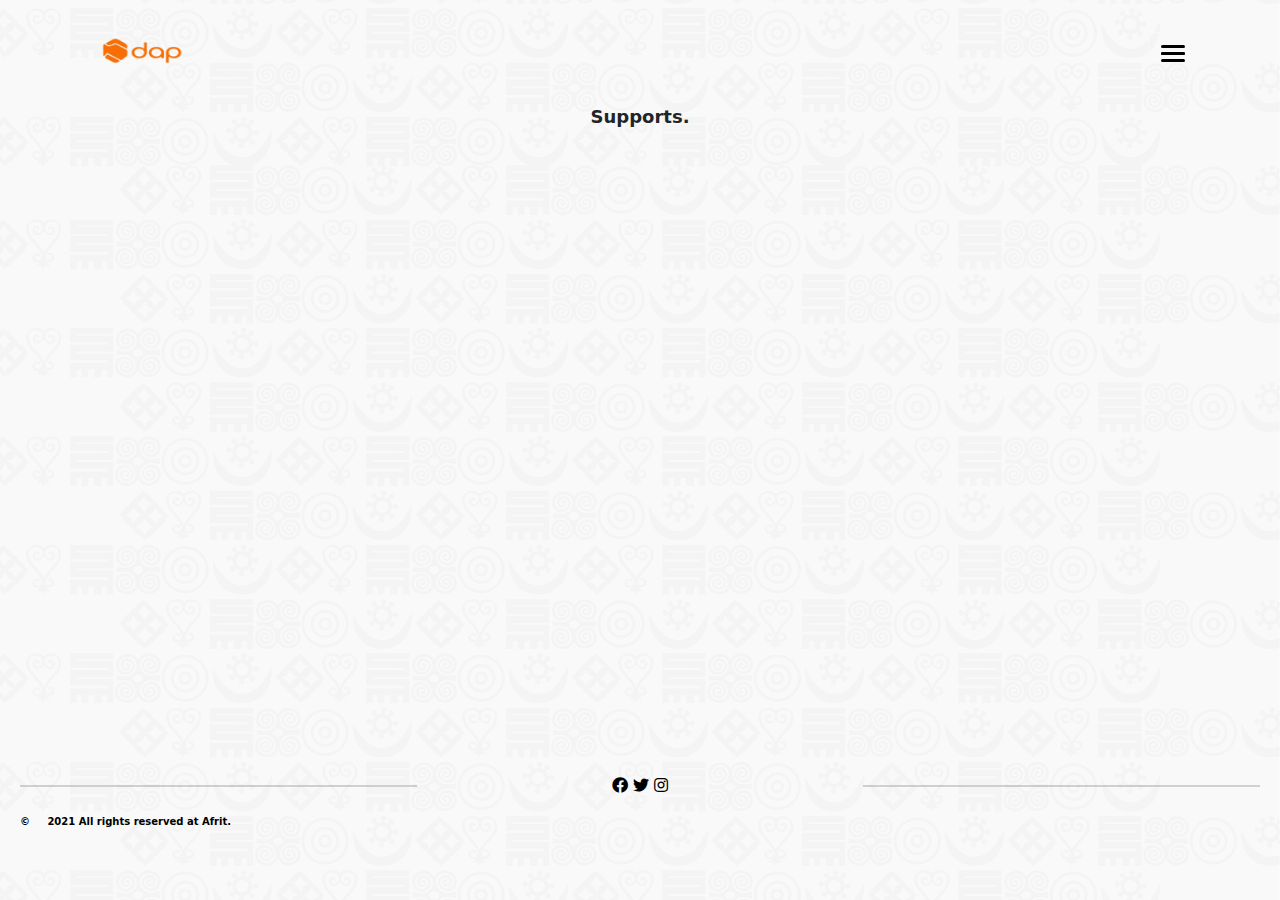
<file: support.html>
<!DOCTYPE html>
<html lang="en">

<head>
  <meta charset="UTF-8">
  <meta http-equiv="X-UA-Compatible" content="IE=edge">
  <meta name="viewport" content="width=device-width, initial-scale=1.0">
  <link rel="shortcut icon" href="assets/img/logo3.svg" type="image/x-icon">
  <title>Document</title>
  <link rel="stylesheet" href="assets/css/dap-light.css">
  <link rel="stylesheet" href="vendors/css/bootstrap.min.css">
  <link rel="stylesheet" href="vendors/css/animate.css">
  <link rel="stylesheet" href="vendors/css/all.min.css">
  <link rel="stylesheet" href="assets/css/extra.css">
</head>

<body class="d-flex flex-column min-vh-100">
  <header class="head-main">
    <div class="navbar navbar-light bg-light box-shadow">
      <div class="container d-flex">
        <a class="navbar-brand d-flex align-items-left animate__animated animate__bounce" href="index.html">
          <img src="assets/img/logo.png" alt="" width="120" height="80">
        </a>
        <a class="nav-button ml-auto mr-4"><span
            id="nav-icon3"><span></span><span></span><span></span><span></span></span></a>
      </div>
    </div>
    <!--navbar end-->

    <div class="fixed-top dineuron-menu">
      <div class="flex-center p-5">
        <ul class="nav flex-column align-items-center animate__animated animate__heartBeat animate__delay-2s">
          <li class="nav-item delay-1"><a class="nav-link" href="#">SUPPORT</a></li>
          <li class="nav-item delay-2"><a class="nav-link" href="#">LOG IN</a></li>
          <li class="nav-item delay-3"><a class="nav-link" href="#">CREATE ACCOUNT</a></li>
        </ul>
      </div>
    </div>
    <!--dineuron-menu end-->
  </header>

  <div class="h-100 row align-items-center text-center login-text animate__animated animate__bounce">
    <p>Supports.</p>
  </div>


  <footer class="mt-auto">
    <div class="h-100 row align-items-center">
      <div class="col-4">
        <hr class="footer-line"/>
      </div>
      <div class="col-4 text-center">
        <a href="#">
          <i class="fab fa-facebook"></i>
        </a>
        <a href="#">
          <i class="fab fa-twitter"></i>
        </a>
        <a href="#">
          <i class="fab fa-instagram"></i>
        </a>
      </div>
      <div class="col-4">
        <hr class="footer-line"/>
      </div>
    </div>

    <div class="sub-footer">
      <p>&copy; &nbsp; &nbsp; 2021 All rights reserved at Afrit.</p>
    </div>
  </footer>
  <script src="assets/js/jquery.min.js"></script>
  <script type="text/javascript" src="vendors/js/bootstrap.min.js"></script>
  <script src="assets/js/dap.js"></script>
</body>

</html>
</file>
<file: assets/css/dap-light.css>
*, html {
    padding: 0;
    margin: 0;
    line-height: 1.25em;
    
}
a:link {
    text-decoration: none;
    color: black;
}
body {
    background-image: url('../img/body-light.png');
    background-repeat: no-repeat;
    background-position: center;
    background-size: cover;
    background-attachment: fixed;
    overflow-x: hidden;
}
.slide-banner {
    width: 100%;
    height: 10%;
    align-items: center;
    flex-direction: row;
    padding: 5px 5px;
    position: absolute;
    top: 5%;
    margin-top: 10%;
}
.slide-banner img{
    width: 80%;
}
.image-banner {
    position: absolute;
    width: 100%;
    height: 31px;
    margin-top: 15%;
    align-items: center;
    flex-direction: column;
}
.image-banner img{
    width: 80%;
}
.ui-screen-text {
    position: absolute;
    width: 98%;
    height: 115px;
    padding: 0px 10px;
    top: 45%;
}
.ui-screen-text p {
    font-family: SF Pro Text;
    font-style: normal;
    font-weight: 500;
    font-size: 16px;
    line-height: 19px;
    text-align: center;
    color: #7D7D7D;
    padding: 10px 16px;
}
.download-btn {
    position: absolute;
    width: 98%;
    height: 115px;
    align-items: center;
    flex-direction: row;
    text-align: center;
    padding: 10px 15px;
    top: 60%;
}

footer {
    position: relative;
    width: 100%;
    bottom: 0;
    height: 100px;
    align-items: center;
    flex-direction: row;
    padding: 20px;
    margin-bottom: 5%;
}
footer .sub-footer p {
    font-size: 10px;
    color: black;
    font-weight: 600;
}
.footer-line {
    border: 1px solid #5a5858;
}

/* Login */
.login-text p{
    font-weight: 600;
    font-size: 18px;
}

.login-box {
    width: 90%;
    height: 398px;
    background: #F3F3F3;
    border-radius: 10px;
    flex-direction: column;
    align-items: center;
    align-self: center;
    padding-top: 10%;
    padding-bottom: 10%;
    padding-left: 3%;
    padding-right: 3%;
}
input.custom-line {
    background: transparent;
  border: none;
  border-bottom: 1px solid #c4c4c4;
  -webkit-box-shadow: none;
  box-shadow: none;
  border-radius: 0;
  font-size: 11px;
  font-weight: 500;
  margin-bottom: 5%;
}

input.custom-line:focus {
  -webkit-box-shadow: none;
  box-shadow: none;
  border-bottom: 1px solid #F35903;
}
label.custom-label {
    font-size: 12px;
    font-weight: 700;
    margin-bottom: 10px;
}
a.forgot-pass {
    font-size: 11px;
    font-weight: 600;
    color: #F35903;
    margin-top: 5%;
    margin-bottom: 10%;
}

p.signup-text {
    font-size: 11px;
    font-weight: 700;
    margin-top: 10%;
    text-align: center;
}

a.signup-text {
    font-size: 11px;
    font-weight: 600;
    color: #F35903;
    margin-top: 5%;
    margin-bottom: 10%;
}

/* .user-card {
    background-image: url("../img/card-bg.png");
    width: 90%;
    height: 80%;
    margin: 0 auto;
    background-color: #F35903;
} */
.user-card {
    border-radius: 40px;
    padding: 10px;
    width: 100%;
    background-image: url(../img/card-bg.png);
    background-color: #F35903;
  }
  
.card {
    background-color: #F35903 !important;
}
</file>
<file: assets/css/extra.css>
.bg-light {
    background-color: transparent !important;
}

.dineuron-menu{width: 100%; height: 100%; opacity: 0; visibility: hidden;}
.nav-open .dineuron-menu {opacity: 1; visibility: visible; background: #F3F3F3; }
.dineuron-menu .nav li a{color:#000; font-size: 14px; font-weight:600; line-height: 1.25em; }
.dineuron-menu .nav li{
    opacity: 0;
    -webkit-transform: translateY(-40px);
    transform: translateY(-40px);
    -webkit-animation-timing-function: cubic-bezier(.45,.005,0,1);
    -moz-animation-timing-function: cubic-bezier(.45,.005,0,1);
    -o-animation-timing-function: cubic-bezier(.45,.005,0,1);
    animation-timing-function: cubic-bezier(.45,.005,0,1);
}
.nav-open .dineuron-menu .nav li{
    opacity: 1;
    -webkit-transform: translateY(0px);
    transform: translateY(0px);
    -webkit-transition: -webkit-transform .2s,opacity .2s;
    transition: transform .2s,opacity .2s;
    margin-bottom: 5px;
}
#sub-learn {
    list-style: none;
}
.list-none {
    display: none; /* Hidden by default */
    position: relative; /* Stay in place */
    z-index: 1; /* Sit on top */
    left: 0;
    top: 0;
    width: 100%; /* Full width */
    height: 100%; /* Full height */
    overflow: auto; /* Enable scroll if needed */
    background-color: rgb(0,0,0); /* Fallback color */
    background-color: rgba(0,0,0,0.4); /* Black w/ opacity */
}
.dineuron-menu .nav li.delay-1{-webkit-transition-delay:0.1s; -moz-transition-delay:0.1s; -ms-transition-delay:0.1s; -o-transition-delay:0.1s; transition-delay:0.1s; }
.dineuron-menu .nav li.delay-2{-webkit-transition-delay:0.2s; -moz-transition-delay:0.2s; -ms-transition-delay:0.2s; -o-transition-delay:0.2s; transition-delay:0.2s; }
.dineuron-menu .nav li.delay-3{-webkit-transition-delay:0.3s; -moz-transition-delay:0.3s; -ms-transition-delay:0.3s; -o-transition-delay:0.3s; transition-delay:0.3s; }
.dineuron-menu .nav li.delay-4{-webkit-transition-delay:0.4s; -moz-transition-delay:0.4s; -ms-transition-delay:0.4s; -o-transition-delay:0.4s; transition-delay:0.4s; }
.dineuron-menu .nav li.delay-5{-webkit-transition-delay:0.5s; -moz-transition-delay:0.5s; -ms-transition-delay:0.5s; -o-transition-delay:0.5s; transition-delay:0.5s; }
.dineuron-menu .nav li.delay-6{-webkit-transition-delay:0.6s; -moz-transition-delay:0.6s; -ms-transition-delay:0.6s; -o-transition-delay:0.6s; transition-delay:0.6s; }
.dineuron-menu .nav li.delay-7{-webkit-transition-delay:0.7s; -moz-transition-delay:0.7s; -ms-transition-delay:0.7s; -o-transition-delay:0.7s; transition-delay:0.7s; }
.dineuron-menu .nav li.delay-8{-webkit-transition-delay:0.8s; -moz-transition-delay:0.8s; -ms-transition-delay:0.8s; -o-transition-delay:0.8s; transition-delay:0.8s; }
.dineuron-menu .nav li.delay-9{-webkit-transition-delay:0.9s; -moz-transition-delay:0.9s; -ms-transition-delay:0.9s; -o-transition-delay:0.9s; transition-delay:0.9s; }

.nav-button{position:relative; z-index:1111; border:solid 1px #f8f8f8;  height:42px; display:block; width:50px; padding:12px; }
.nav-button #nav-icon3{width:24px;height:22px;display:inline-block;position:relative;-webkit-transform:rotate(0deg);-moz-transform:rotate(0deg);-o-transform:rotate(0deg);transform:rotate(0deg);-webkit-transition:.5s ease-in-out;-moz-transition:.5s ease-in-out;-o-transition:.5s ease-in-out;transition:.5s ease-in-out;cursor:pointer;}
.nav-button #nav-icon3 span{display:block;position:absolute;height:3px;width:100%;background:#FFFFFF;border-radius:9px;opacity:1;left:0;-webkit-transform:rotate(0deg);-moz-transform:rotate(0deg);-o-transform:rotate(0deg);transform:rotate(0deg);-webkit-transition:.25s ease-in-out;-moz-transition:.25s ease-in-out;-o-transition:.25s ease-in-out;transition:.25s ease-in-out}
.nav-button #nav-icon3 span:nth-child(1){top:0}
.nav-button #nav-icon3 span:nth-child(2),#nav-icon3 span:nth-child(3){top:7px}
.nav-button #nav-icon3 span:nth-child(4){top:14px}
.nav-open #nav-icon3 span:nth-child(1){top:9px;width:0;left:50%}
.nav-open #nav-icon3 span:nth-child(2){-webkit-transform:rotate(45deg);-moz-transform:rotate(45deg);-o-transform:rotate(45deg);transform:rotate(45deg)}
.nav-open #nav-icon3 span:nth-child(3){-webkit-transform:rotate(-45deg);-moz-transform:rotate(-45deg);-o-transform:rotate(-45deg);transform:rotate(-45deg)}
.nav-open #nav-icon3 span:nth-child(4){top:9px;width:0;left:50%}

.flex-center{display:-webkit-box;display:-webkit-flex;display:-ms-flexbox;display:flex;-webkit-box-pack:center;-webkit-justify-content:center;-ms-flex-pack:center;justify-content:center;-webkit-box-align:center;-webkit-align-items:center;-ms-flex-align:center;align-items:center;height:100%}

.nav-button #nav-icon3 span {
    background: #000 !important;
}

.btn-primary, .btn-primary:hover, .btn-primary:active, .btn-primary:visited {
    background-color: #F35903 !important;
    border: none;
    padding: 10px;
    width: 100%;
    font-size: 14px !important;
    color: #F3F3F3 !important;
}
.btn-default, .btn-default:hover, .btn-default:active, .btn-default:visited {
    background-color: #FFF !important;
    border: none;
    padding: 10px;
    width: 100%;
    font-size: 14px !important;
    color: #F35903 !important;
}

option { 
    /* background-color: #c4c4c4;  */
    border-radius: 6px;
    color: #F35903;
    font-size: 12px; 
}
.carousel-indicators {
    position: absolute;
    right: 0 inherit;
    bottom: 0;
    left: 10%;
    top: -40px !important;
    z-index: 2;
    display: flex;
    justify-content: center;
    padding: 0;
    margin-right: 15%;
    margin-bottom: 1rem;
    margin-left: 50% !important;
    list-style: none;
}
.carousel-indicators > button {
    border-radius: 50% !important;
    width: 10px !important;
    height: 10px !important;
    background-color: #F35903 !important;
  }
</file>
